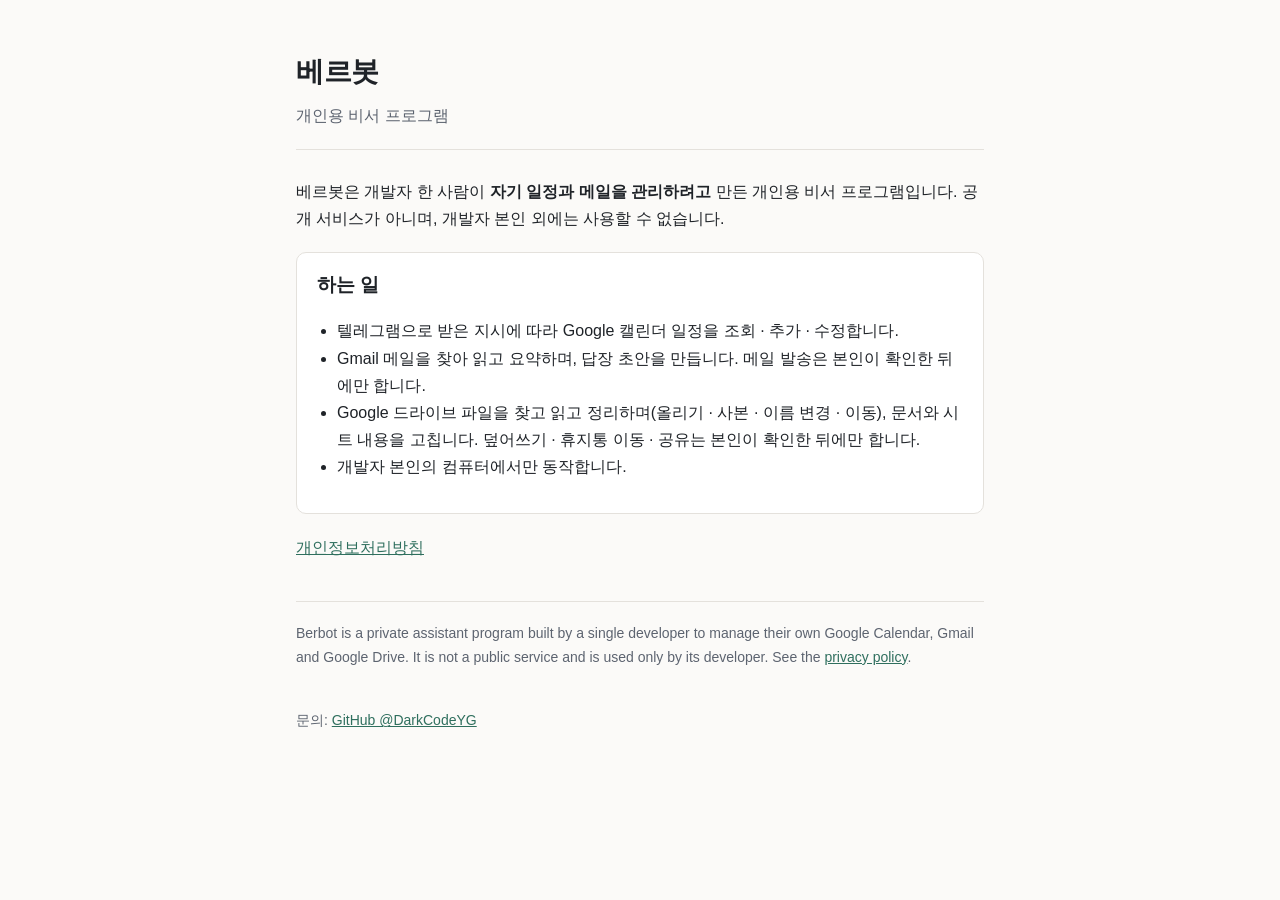
<file: index.html>
<!doctype html>
<html lang="ko">
<head>
  <meta charset="utf-8">
  <meta name="viewport" content="width=device-width, initial-scale=1">
  <title>베르봇</title>
  <meta name="description" content="개발자 한 사람이 자기 일정과 메일을 관리하려고 만든 개인용 비서 프로그램">
  <link rel="stylesheet" href="style.css">
</head>
<body>
<main>
  <header>
    <h1>베르봇</h1>
    <p class="sub">개인용 비서 프로그램</p>
  </header>

  <p>베르봇은 개발자 한 사람이 <strong>자기 일정과 메일을 관리하려고</strong> 만든 개인용 비서 프로그램입니다.
     공개 서비스가 아니며, 개발자 본인 외에는 사용할 수 없습니다.</p>

  <div class="card">
    <h2 style="margin-top:0">하는 일</h2>
    <ul>
      <li>텔레그램으로 받은 지시에 따라 Google 캘린더 일정을 조회 · 추가 · 수정합니다.</li>
      <li>Gmail 메일을 찾아 읽고 요약하며, 답장 초안을 만듭니다. 메일 발송은 본인이 확인한 뒤에만 합니다.</li>
      <li>Google 드라이브 파일을 찾고 읽고 정리하며(올리기 · 사본 · 이름 변경 · 이동), 문서와 시트 내용을 고칩니다.
          덮어쓰기 · 휴지통 이동 · 공유는 본인이 확인한 뒤에만 합니다.</li>
      <li>개발자 본인의 컴퓨터에서만 동작합니다.</li>
    </ul>
  </div>

  <p><a href="privacy.html">개인정보처리방침</a></p>

  <p class="en">Berbot is a private assistant program built by a single developer to manage their own
     Google Calendar, Gmail and Google Drive. It is not a public service and is used only by its developer.
     See the <a href="privacy.html">privacy policy</a>.</p>

  <footer>문의: <a href="https://github.com/DarkCodeYG">GitHub @DarkCodeYG</a></footer>
</main>
</body>
</html>
</file>
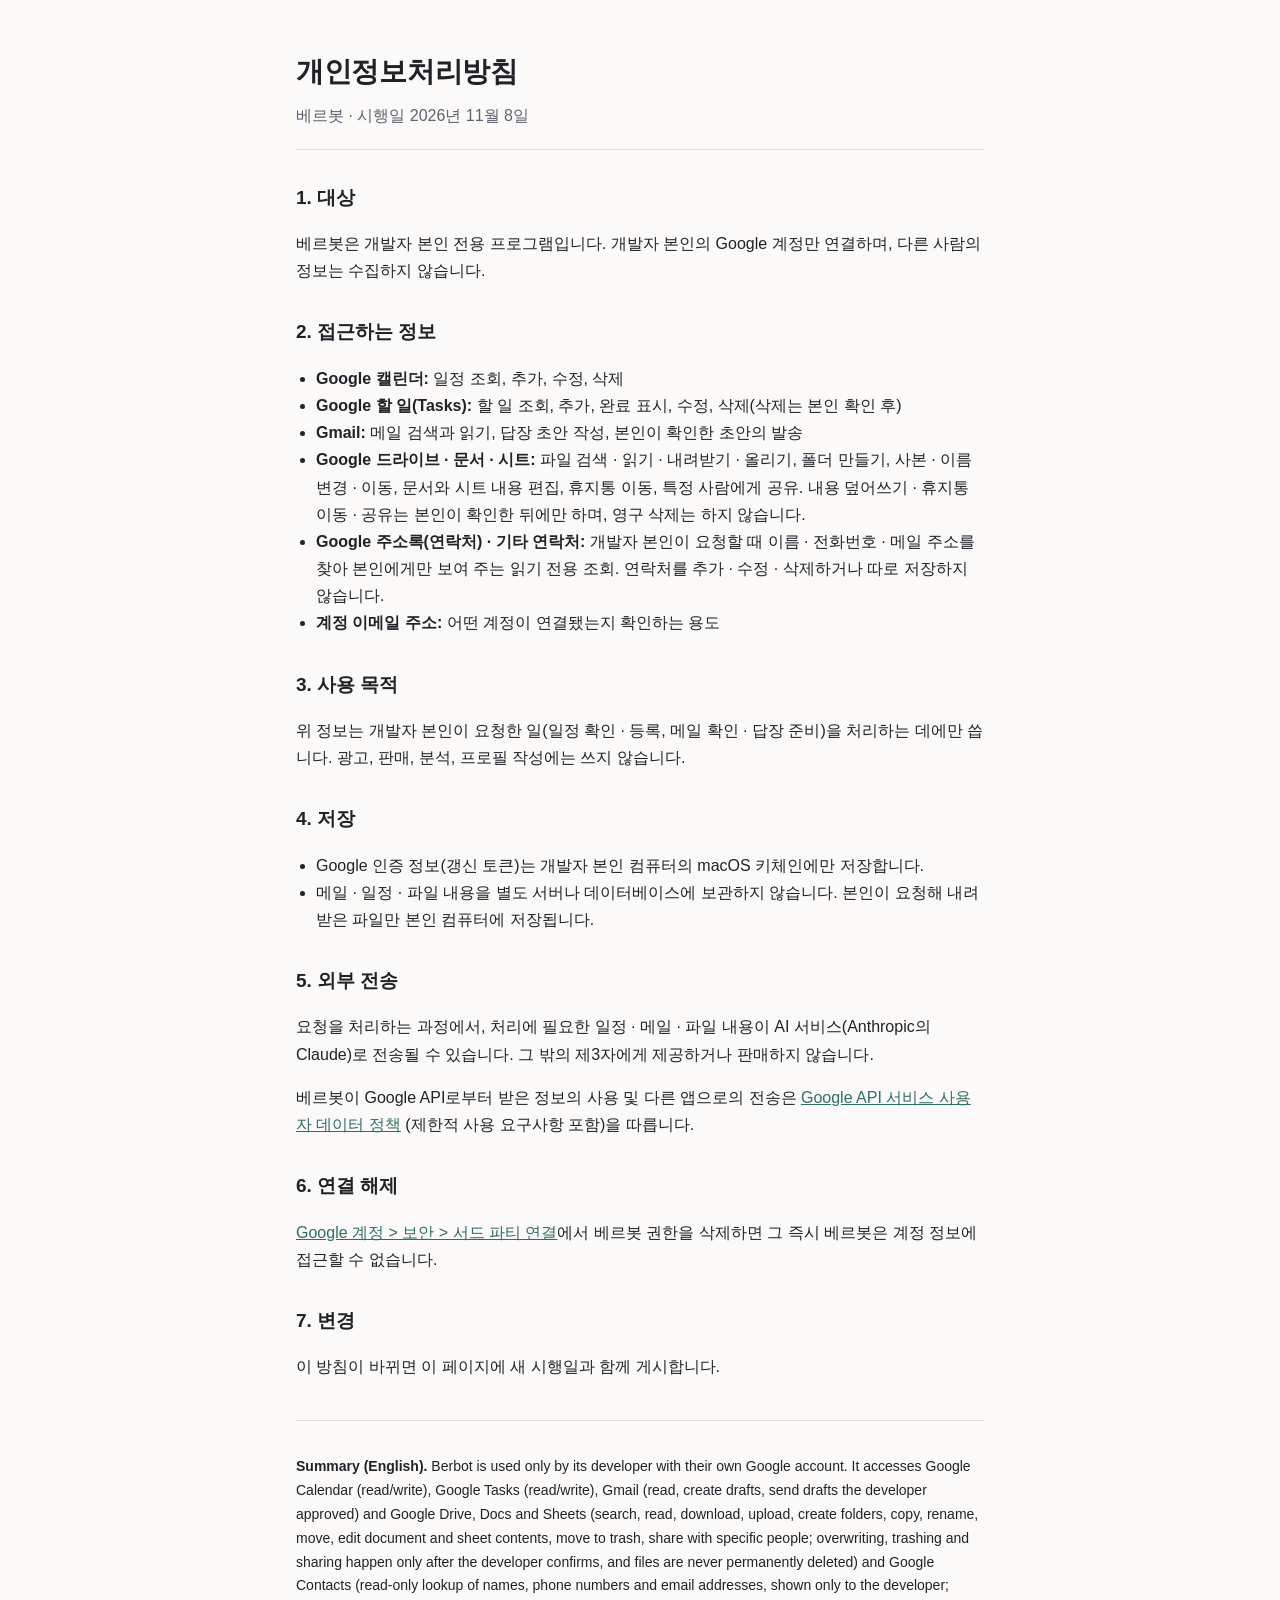
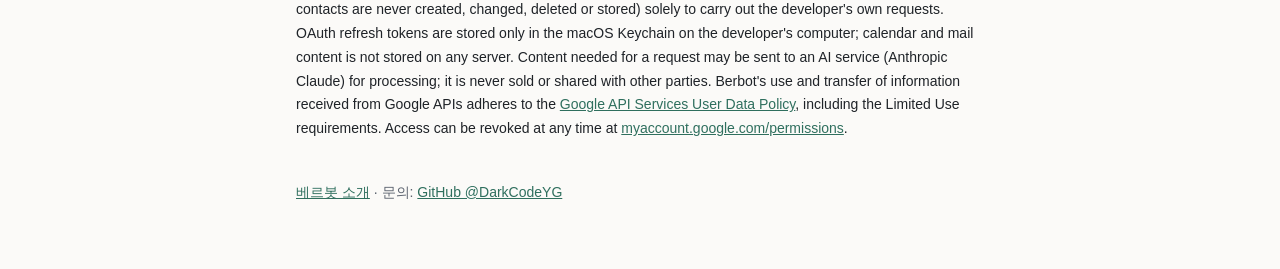
<file: privacy.html>
<!doctype html>
<html lang="ko">
<head>
  <meta charset="utf-8">
  <meta name="viewport" content="width=device-width, initial-scale=1">
  <title>베르봇 개인정보처리방침</title>
  <meta name="description" content="베르봇이 Google 계정 정보를 어떻게 다루는지에 대한 방침">
  <link rel="stylesheet" href="style.css">
</head>
<body>
<main>
  <header>
    <h1>개인정보처리방침</h1>
    <p class="sub">베르봇 · 시행일 2026년 11월 8일</p>
  </header>

  <h2>1. 대상</h2>
  <p>베르봇은 개발자 본인 전용 프로그램입니다. 개발자 본인의 Google 계정만 연결하며, 다른 사람의 정보는 수집하지 않습니다.</p>

  <h2>2. 접근하는 정보</h2>
  <ul>
    <li><strong>Google 캘린더:</strong> 일정 조회, 추가, 수정, 삭제</li>
    <li><strong>Google 할 일(Tasks):</strong> 할 일 조회, 추가, 완료 표시, 수정, 삭제(삭제는 본인 확인 후)</li>
    <li><strong>Gmail:</strong> 메일 검색과 읽기, 답장 초안 작성, 본인이 확인한 초안의 발송</li>
    <li><strong>Google 드라이브 · 문서 · 시트:</strong> 파일 검색 · 읽기 · 내려받기 · 올리기, 폴더 만들기, 사본 · 이름 변경 · 이동,
        문서와 시트 내용 편집, 휴지통 이동, 특정 사람에게 공유.
        내용 덮어쓰기 · 휴지통 이동 · 공유는 본인이 확인한 뒤에만 하며, 영구 삭제는 하지 않습니다.</li>
    <li><strong>Google 주소록(연락처) · 기타 연락처:</strong> 개발자 본인이 요청할 때 이름 · 전화번호 · 메일 주소를 찾아 본인에게만 보여 주는 읽기 전용 조회. 연락처를 추가 · 수정 · 삭제하거나 따로 저장하지 않습니다.</li>
    <li><strong>계정 이메일 주소:</strong> 어떤 계정이 연결됐는지 확인하는 용도</li>
  </ul>

  <h2>3. 사용 목적</h2>
  <p>위 정보는 개발자 본인이 요청한 일(일정 확인 · 등록, 메일 확인 · 답장 준비)을 처리하는 데에만 씁니다.
     광고, 판매, 분석, 프로필 작성에는 쓰지 않습니다.</p>

  <h2>4. 저장</h2>
  <ul>
    <li>Google 인증 정보(갱신 토큰)는 개발자 본인 컴퓨터의 macOS 키체인에만 저장합니다.</li>
    <li>메일 · 일정 · 파일 내용을 별도 서버나 데이터베이스에 보관하지 않습니다. 본인이 요청해 내려받은 파일만 본인 컴퓨터에 저장됩니다.</li>
  </ul>

  <h2>5. 외부 전송</h2>
  <p>요청을 처리하는 과정에서, 처리에 필요한 일정 · 메일 · 파일 내용이 AI 서비스(Anthropic의 Claude)로 전송될 수 있습니다.
     그 밖의 제3자에게 제공하거나 판매하지 않습니다.</p>
  <p>베르봇이 Google API로부터 받은 정보의 사용 및 다른 앱으로의 전송은
     <a href="https://developers.google.com/terms/api-services-user-data-policy">Google API 서비스 사용자 데이터 정책</a>
     (제한적 사용 요구사항 포함)을 따릅니다.</p>

  <h2>6. 연결 해제</h2>
  <p><a href="https://myaccount.google.com/permissions">Google 계정 &gt; 보안 &gt; 서드 파티 연결</a>에서 베르봇 권한을 삭제하면
     그 즉시 베르봇은 계정 정보에 접근할 수 없습니다.</p>

  <h2>7. 변경</h2>
  <p>이 방침이 바뀌면 이 페이지에 새 시행일과 함께 게시합니다.</p>

  <div class="en">
    <p><strong>Summary (English).</strong> Berbot is used only by its developer with their own Google account.
       It accesses Google Calendar (read/write), Google Tasks (read/write), Gmail (read, create drafts, send drafts the developer approved) and
       Google Drive, Docs and Sheets (search, read, download, upload, create folders, copy, rename, move, edit
       document and sheet contents, move to trash, share with specific people; overwriting, trashing and sharing
       happen only after the developer confirms, and files are never permanently deleted) and Google Contacts
       (read-only lookup of names, phone numbers and email addresses, shown only to the developer; contacts are never
       created, changed, deleted or stored) solely to carry out the
       developer's own requests. OAuth refresh tokens are stored only in the macOS Keychain
       on the developer's computer; calendar and mail content is not stored on any server. Content needed for a request
       may be sent to an AI service (Anthropic Claude) for processing; it is never sold or shared with other parties.
       Berbot's use and transfer of information received from Google APIs adheres to the
       <a href="https://developers.google.com/terms/api-services-user-data-policy">Google API Services User Data Policy</a>,
       including the Limited Use requirements. Access can be revoked at any time at
       <a href="https://myaccount.google.com/permissions">myaccount.google.com/permissions</a>.</p>
  </div>

  <footer><a href="index.html">베르봇 소개</a> · 문의: <a href="https://github.com/DarkCodeYG">GitHub @DarkCodeYG</a></footer>
</main>
</body>
</html>
</file>
<file: style.css>
:root {
  --bg: #fbfaf8;
  --fg: #1f2328;
  --muted: #5d6470;
  --line: #e4e1dc;
  --accent: #2f6f5e;
  --card: #ffffff;
}
@media (prefers-color-scheme: dark) {
  :root {
    --bg: #161819;
    --fg: #e8e6e3;
    --muted: #a3a8ae;
    --line: #2c3033;
    --accent: #7cc4ad;
    --card: #1d2022;
  }
}
* { box-sizing: border-box; }
body {
  margin: 0;
  background: var(--bg);
  color: var(--fg);
  font: 16px/1.7 -apple-system, BlinkMacSystemFont, "Apple SD Gothic Neo", "Noto Sans KR", "Segoe UI", sans-serif;
}
main { max-width: 720px; margin: 0 auto; padding: 48px 16px 64px; }
header { border-bottom: 1px solid var(--line); padding-bottom: 20px; margin-bottom: 28px; }
h1 { font-size: 28px; margin: 0 0 6px; letter-spacing: -0.01em; }
h2 { font-size: 19px; margin: 32px 0 8px; }
p, li { color: var(--fg); }
.sub { color: var(--muted); margin: 0; }
ul { padding-left: 20px; }
a { color: var(--accent); }
.card { background: var(--card); border: 1px solid var(--line); border-radius: 10px; padding: 16px 20px; margin: 20px 0; }
.en { color: var(--muted); font-size: 14px; border-top: 1px solid var(--line); margin-top: 40px; padding-top: 20px; }
footer { color: var(--muted); font-size: 14px; margin-top: 40px; }
</file>
